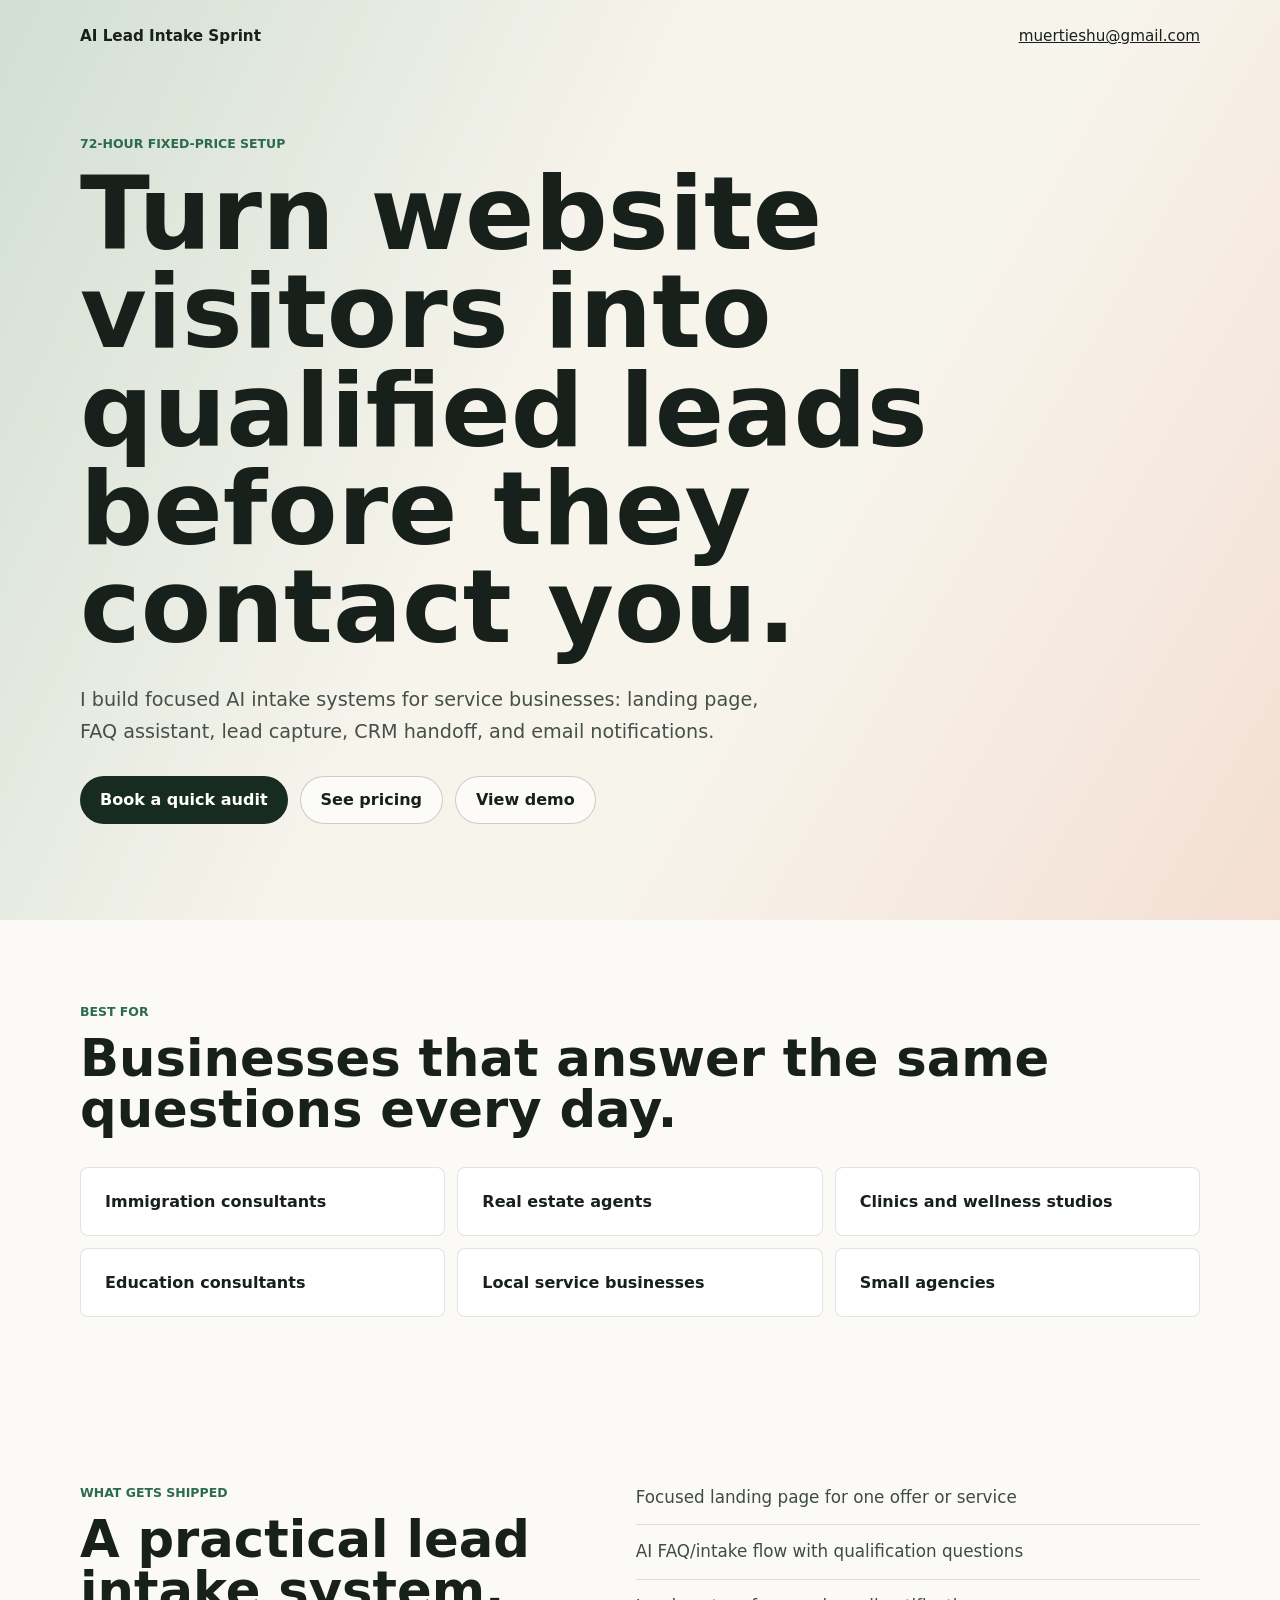
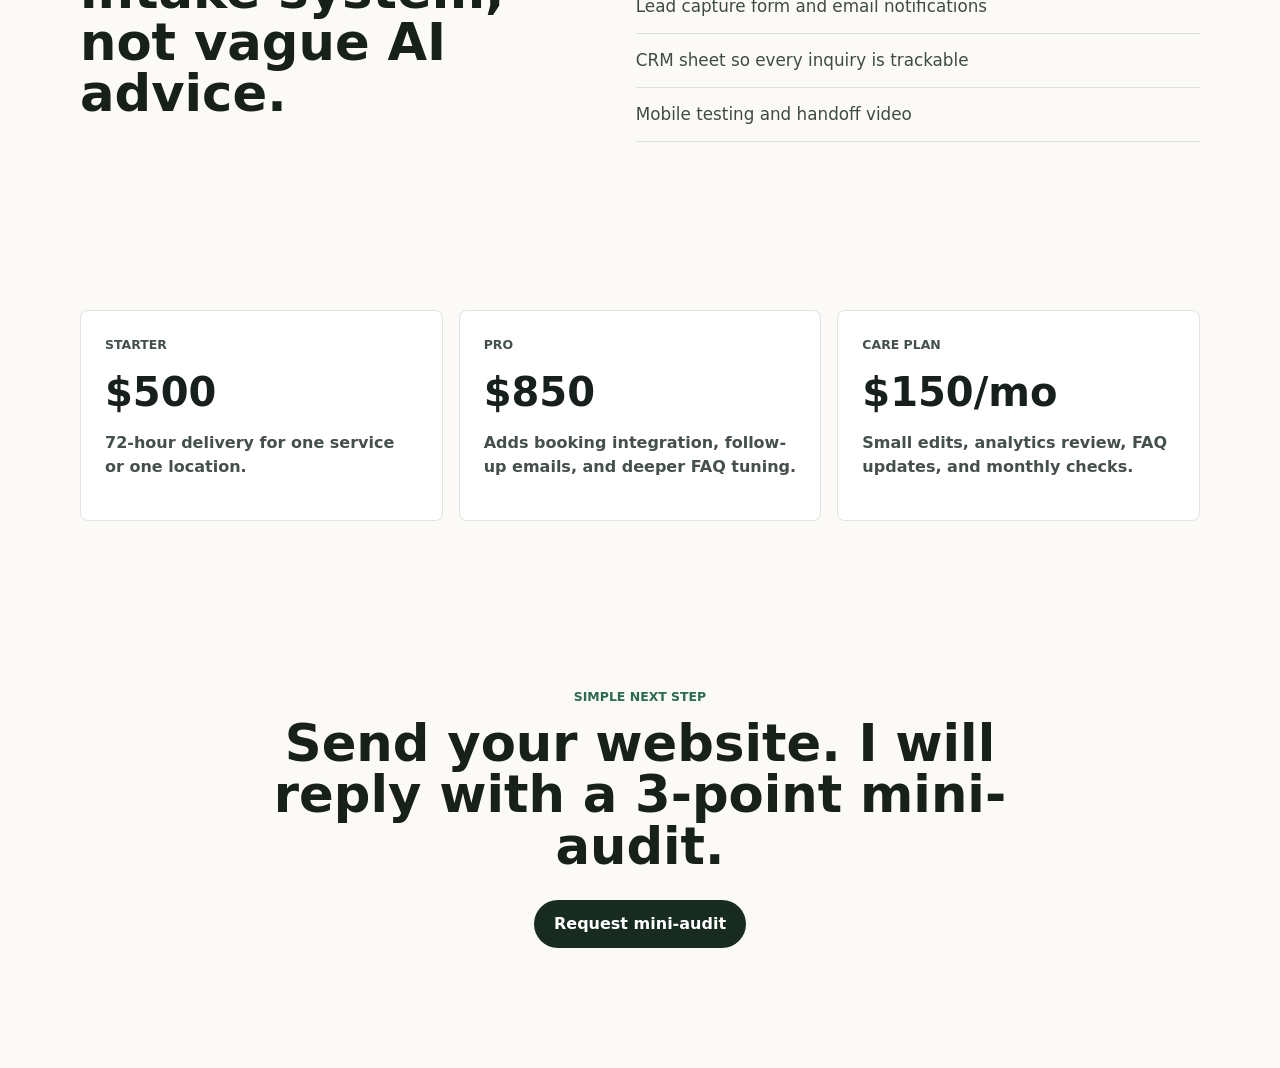
<file: index.html>
<!doctype html>
<html lang="en">
  <head>
    <meta charset="UTF-8" />
    <meta name="viewport" content="width=device-width, initial-scale=1.0" />
    <title>AI Lead Intake Sprint</title>
    <link rel="stylesheet" href="./styles.css" />
  </head>
  <body>
    <header>
      <nav>
        <strong>AI Lead Intake Sprint</strong>
        <a href="mailto:muertieshu@gmail.com">muertieshu@gmail.com</a>
      </nav>
      <section class="hero">
        <p class="eyebrow">72-hour fixed-price setup</p>
        <h1>Turn website visitors into qualified leads before they contact you.</h1>
        <p class="lead">
          I build focused AI intake systems for service businesses: landing page, FAQ assistant,
          lead capture, CRM handoff, and email notifications.
        </p>
        <div class="actions">
          <a class="button primary" href="mailto:muertieshu@gmail.com?subject=AI%20Lead%20Intake%20Sprint">Book a quick audit</a>
          <a class="button secondary" href="#pricing">See pricing</a>
          <a class="button secondary" href="./demo/">View demo</a>
        </div>
      </section>
    </header>

    <main>
      <section class="band">
        <div>
          <p class="eyebrow">Best for</p>
          <h2>Businesses that answer the same questions every day.</h2>
        </div>
        <div class="grid">
          <article>Immigration consultants</article>
          <article>Real estate agents</article>
          <article>Clinics and wellness studios</article>
          <article>Education consultants</article>
          <article>Local service businesses</article>
          <article>Small agencies</article>
        </div>
      </section>

      <section class="band split">
        <div>
          <p class="eyebrow">What gets shipped</p>
          <h2>A practical lead intake system, not vague AI advice.</h2>
        </div>
        <ul class="checks">
          <li>Focused landing page for one offer or service</li>
          <li>AI FAQ/intake flow with qualification questions</li>
          <li>Lead capture form and email notifications</li>
          <li>CRM sheet so every inquiry is trackable</li>
          <li>Mobile testing and handoff video</li>
        </ul>
      </section>

      <section id="pricing" class="band pricing">
        <article>
          <p class="eyebrow">Starter</p>
          <h3>$500</h3>
          <p>72-hour delivery for one service or one location.</p>
        </article>
        <article>
          <p class="eyebrow">Pro</p>
          <h3>$850</h3>
          <p>Adds booking integration, follow-up emails, and deeper FAQ tuning.</p>
        </article>
        <article>
          <p class="eyebrow">Care Plan</p>
          <h3>$150/mo</h3>
          <p>Small edits, analytics review, FAQ updates, and monthly checks.</p>
        </article>
      </section>

      <section class="band final">
        <p class="eyebrow">Simple next step</p>
        <h2>Send your website. I will reply with a 3-point mini-audit.</h2>
        <a class="button primary" href="mailto:muertieshu@gmail.com?subject=Mini%20audit%20request">Request mini-audit</a>
      </section>
    </main>
  </body>
</html>
</file>
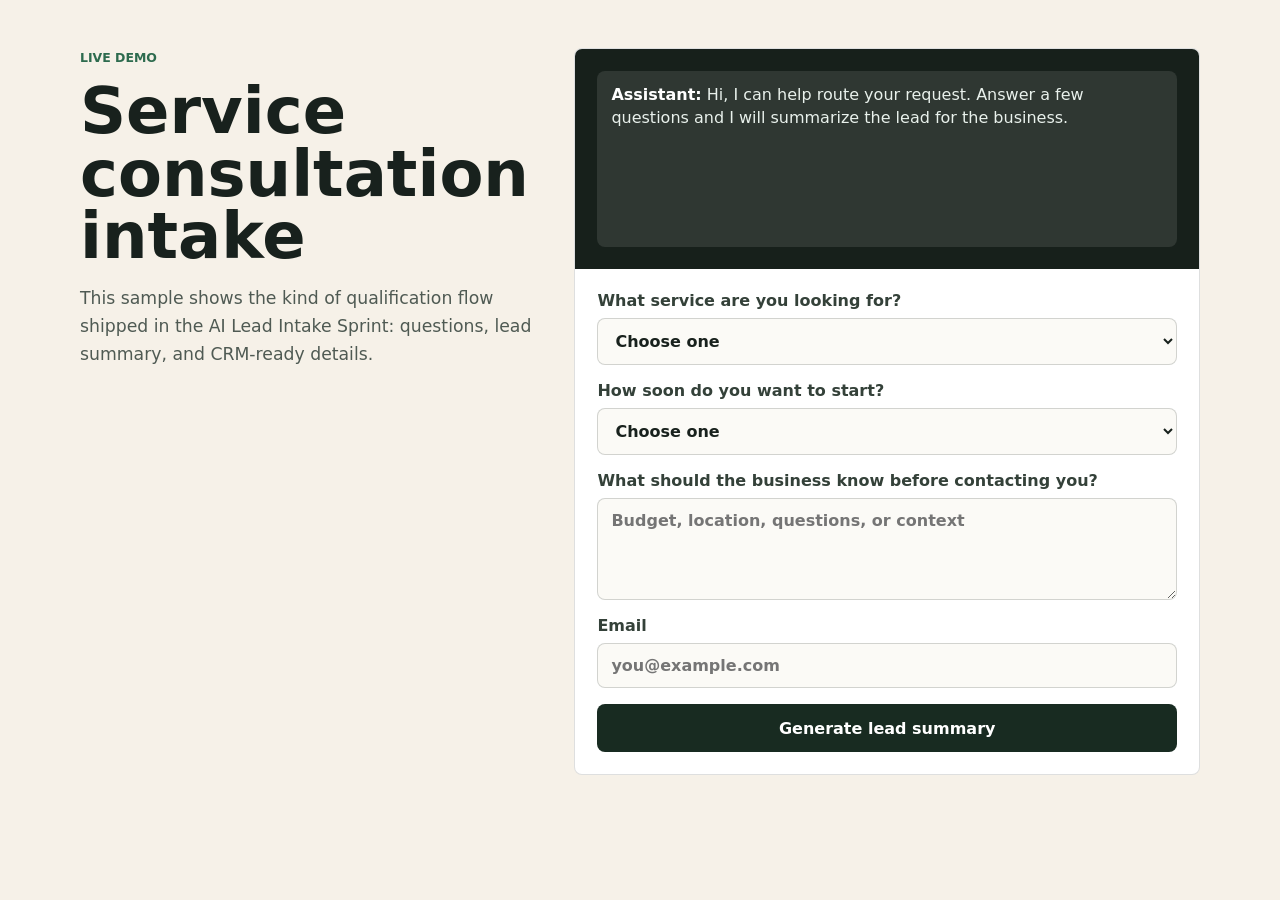
<file: demo/index.html>
<!doctype html>
<html lang="en">
  <head>
    <meta charset="UTF-8" />
    <meta name="viewport" content="width=device-width, initial-scale=1.0" />
    <title>Demo Intake Flow</title>
    <link rel="stylesheet" href="./styles.css" />
  </head>
  <body>
    <main class="app">
      <section class="intro">
        <p class="eyebrow">Live demo</p>
        <h1>Service consultation intake</h1>
        <p>
          This sample shows the kind of qualification flow shipped in the AI Lead Intake Sprint:
          questions, lead summary, and CRM-ready details.
        </p>
      </section>

      <section class="panel">
        <div class="chat" id="chat" aria-live="polite"></div>
        <form id="intake-form">
          <label>
            What service are you looking for?
            <select name="service" required>
              <option value="">Choose one</option>
              <option>Buying a home</option>
              <option>Selling a home</option>
              <option>Immigration consultation</option>
              <option>Med spa consultation</option>
            </select>
          </label>

          <label>
            How soon do you want to start?
            <select name="timeline" required>
              <option value="">Choose one</option>
              <option>This week</option>
              <option>This month</option>
              <option>1-3 months</option>
              <option>Just researching</option>
            </select>
          </label>

          <label>
            What should the business know before contacting you?
            <textarea name="details" rows="4" placeholder="Budget, location, questions, or context"></textarea>
          </label>

          <label>
            Email
            <input name="email" type="email" placeholder="you@example.com" required />
          </label>

          <button type="submit">Generate lead summary</button>
        </form>
      </section>
    </main>
    <script src="./app.js"></script>
  </body>
</html>
</file>
<file: styles.css>
* {
  box-sizing: border-box;
}

body {
  margin: 0;
  font-family: Inter, ui-sans-serif, system-ui, -apple-system, BlinkMacSystemFont, "Segoe UI", sans-serif;
  color: #17201b;
  background: #fbfaf6;
}

a {
  color: inherit;
}

header {
  min-height: 92vh;
  background:
    linear-gradient(115deg, rgba(38, 125, 90, 0.18), transparent 42%),
    linear-gradient(300deg, rgba(225, 92, 55, 0.14), transparent 38%),
    #f7f4ec;
  display: flex;
  flex-direction: column;
}

nav {
  width: min(1120px, calc(100% - 40px));
  margin: 0 auto;
  min-height: 72px;
  display: flex;
  align-items: center;
  justify-content: space-between;
  gap: 20px;
  font-size: 0.95rem;
}

.hero {
  width: min(1120px, calc(100% - 40px));
  margin: auto;
  padding: 64px 0 96px;
}

.eyebrow {
  margin: 0 0 14px;
  color: #2d6b4e;
  font-size: 0.78rem;
  font-weight: 800;
  letter-spacing: 0;
  text-transform: uppercase;
}

h1,
h2,
h3,
p {
  overflow-wrap: anywhere;
}

h1 {
  max-width: 980px;
  margin: 0;
  font-size: clamp(3rem, 8vw, 6.8rem);
  line-height: 0.96;
  letter-spacing: 0;
}

h2 {
  margin: 0;
  font-size: clamp(2rem, 4vw, 4rem);
  line-height: 1;
  letter-spacing: 0;
}

h3 {
  margin: 6px 0 12px;
  font-size: 2.5rem;
  letter-spacing: 0;
}

.lead {
  max-width: 680px;
  margin: 28px 0;
  color: #445049;
  font-size: 1.2rem;
  line-height: 1.65;
}

.actions {
  display: flex;
  flex-wrap: wrap;
  gap: 12px;
}

.button {
  min-height: 48px;
  display: inline-flex;
  align-items: center;
  justify-content: center;
  border-radius: 999px;
  padding: 0 20px;
  text-decoration: none;
  font-weight: 800;
}

.primary {
  color: #fff;
  background: #182b21;
}

.secondary {
  border: 1px solid rgba(24, 43, 33, 0.22);
  background: rgba(255, 255, 255, 0.62);
}

.band {
  width: min(1120px, calc(100% - 40px));
  margin: 0 auto;
  padding: 84px 0;
}

.grid {
  display: grid;
  grid-template-columns: repeat(3, minmax(0, 1fr));
  gap: 12px;
  margin-top: 32px;
}

.grid article,
.pricing article {
  border: 1px solid rgba(23, 32, 27, 0.12);
  border-radius: 8px;
  padding: 24px;
  background: #fff;
  font-weight: 750;
}

.split {
  display: grid;
  grid-template-columns: minmax(0, 0.9fr) minmax(280px, 1fr);
  gap: 48px;
}

.checks {
  margin: 0;
  padding: 0;
  list-style: none;
  display: grid;
  gap: 14px;
}

.checks li {
  border-bottom: 1px solid rgba(23, 32, 27, 0.12);
  padding: 0 0 14px;
  color: #3f4c45;
  font-size: 1.05rem;
  line-height: 1.5;
}

.pricing {
  display: grid;
  grid-template-columns: repeat(3, minmax(0, 1fr));
  gap: 16px;
}

.pricing p {
  color: #445049;
  line-height: 1.55;
}

.final {
  text-align: center;
  padding-bottom: 120px;
}

.final h2 {
  margin: 0 auto 28px;
  max-width: 840px;
}

@media (max-width: 800px) {
  nav {
    align-items: flex-start;
    flex-direction: column;
    justify-content: center;
    padding: 18px 0;
  }

  .grid,
  .split,
  .pricing {
    grid-template-columns: 1fr;
  }

  .hero,
  .band {
    width: min(100% - 28px, 1120px);
  }
}
</file>
<file: demo/styles.css>
* {
  box-sizing: border-box;
}

body {
  margin: 0;
  font-family: Inter, ui-sans-serif, system-ui, -apple-system, BlinkMacSystemFont, "Segoe UI", sans-serif;
  color: #18211d;
  background: #f6f1e8;
}

.app {
  width: min(1120px, calc(100% - 32px));
  margin: 0 auto;
  padding: 48px 0;
  display: grid;
  grid-template-columns: minmax(0, 0.85fr) minmax(320px, 1.15fr);
  gap: 32px;
  align-items: start;
}

.eyebrow {
  margin: 0 0 12px;
  color: #2d6b4e;
  font-size: 0.78rem;
  font-weight: 800;
  letter-spacing: 0;
  text-transform: uppercase;
}

h1 {
  margin: 0;
  font-size: clamp(2.4rem, 5vw, 5rem);
  line-height: 0.98;
  letter-spacing: 0;
}

p {
  color: #4f5a53;
  font-size: 1.08rem;
  line-height: 1.6;
}

.panel {
  border: 1px solid rgba(24, 33, 29, 0.14);
  border-radius: 8px;
  background: #fff;
  overflow: hidden;
}

.chat {
  min-height: 220px;
  padding: 22px;
  display: grid;
  gap: 12px;
  background: #17201b;
}

.message {
  width: fit-content;
  max-width: min(100%, 620px);
  border-radius: 8px;
  padding: 12px 14px;
  color: #e9f1ec;
  background: rgba(255, 255, 255, 0.1);
  line-height: 1.45;
}

.message strong {
  color: #ffffff;
}

form {
  padding: 22px;
  display: grid;
  gap: 16px;
}

label {
  display: grid;
  gap: 8px;
  color: #344139;
  font-weight: 750;
}

input,
select,
textarea {
  width: 100%;
  border: 1px solid rgba(24, 33, 29, 0.18);
  border-radius: 8px;
  padding: 12px 13px;
  font: inherit;
  color: #18211d;
  background: #fbfaf6;
}

button {
  min-height: 48px;
  border: 0;
  border-radius: 8px;
  color: #fff;
  background: #182b21;
  font: inherit;
  font-weight: 800;
  cursor: pointer;
}

@media (max-width: 820px) {
  .app {
    grid-template-columns: 1fr;
  }
}
</file>
